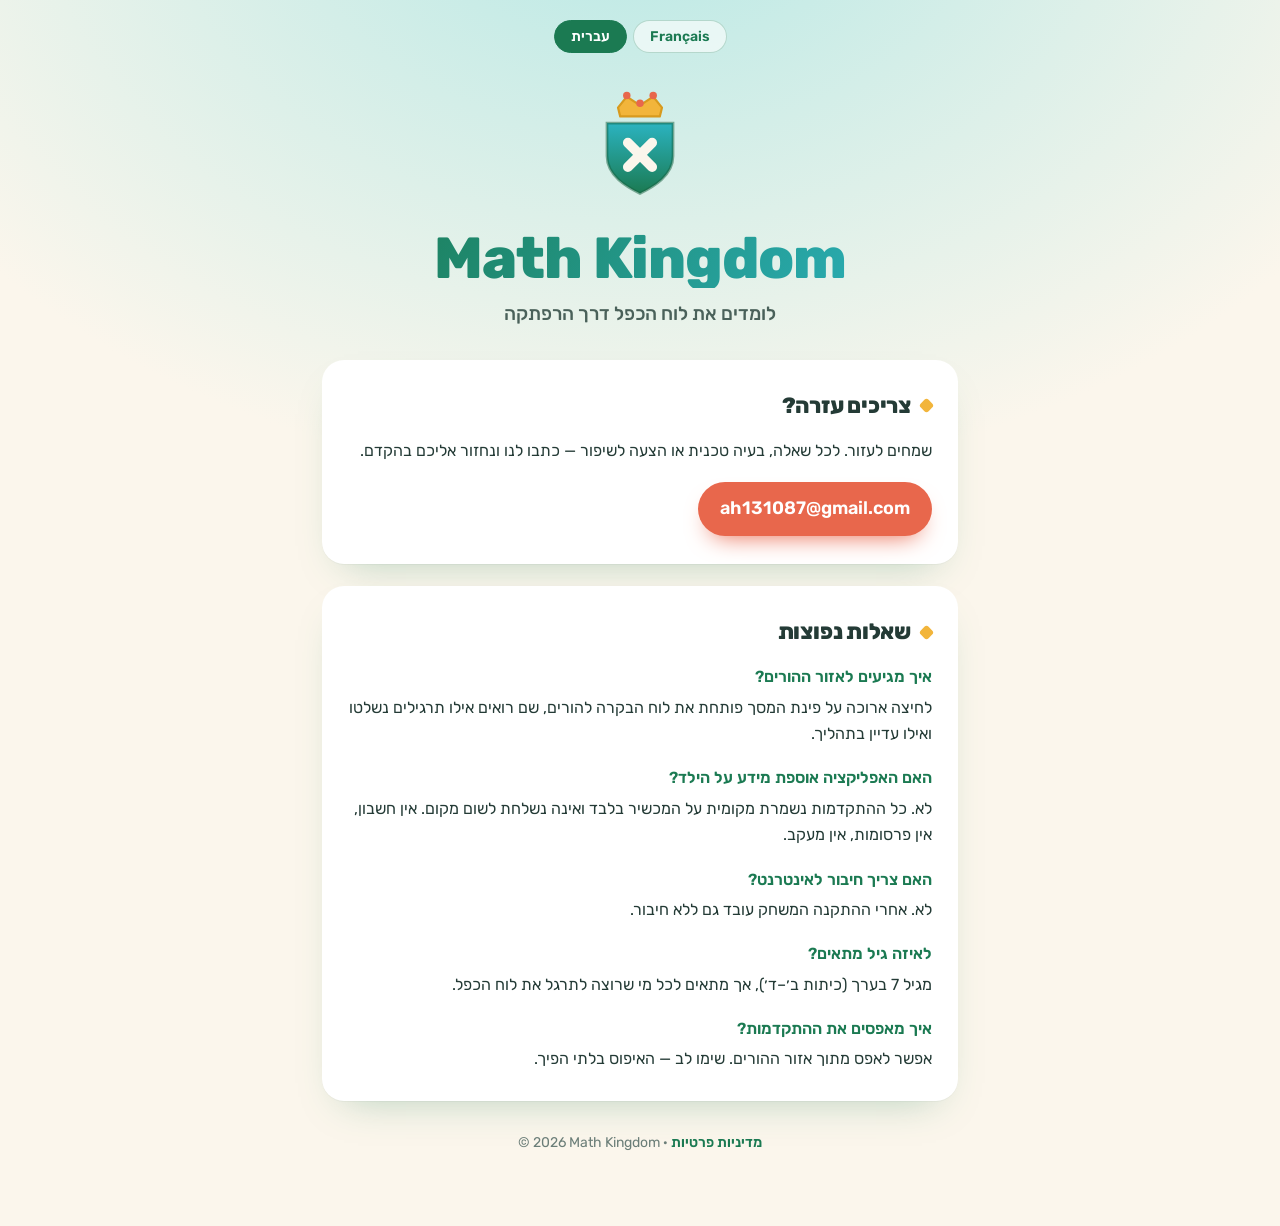
<file: index.html>
<!DOCTYPE html>
<html lang="he" data-lang="he">
<head>
<meta charset="UTF-8">
<meta name="viewport" content="width=device-width, initial-scale=1">
<title>Math Kingdom — Support / תמיכה</title>
<meta name="description" content="Math Kingdom support page — assistance et confidentialité / עמוד תמיכה">
<style>
/* Math Kingdom — support & privacy site
   Palette (Coastal World):
   cream  #FBF6EC | ink #243B36 | sky #2BB3C0
   green  #1B7A52 | gold #F2B53B | coral #E8674C */

@import url('https://fonts.googleapis.com/css2?family=Rubik:wght@400;500;600;800&display=swap');

* { box-sizing: border-box; margin: 0; padding: 0; }

:root {
  --cream: #FBF6EC;
  --ink:   #243B36;
  --sky:   #2BB3C0;
  --green: #1B7A52;
  --gold:  #F2B53B;
  --coral: #E8674C;
  --paper: #FFFFFF;
}

html { scroll-behavior: smooth; }

body {
  font-family: 'Rubik', system-ui, -apple-system, 'Segoe UI', sans-serif;
  color: var(--ink);
  background:
    radial-gradient(120% 90% at 50% -10%, #B6E8E5 0%, var(--cream) 55%);
  min-height: 100vh;
  line-height: 1.65;
  -webkit-font-smoothing: antialiased;
}

.wrap { max-width: 680px; margin: 0 auto; padding: 0 22px 72px; }

/* ---------- language toggle ---------- */
.langbar {
  display: flex;
  justify-content: center;
  gap: 6px;
  padding: 20px 0 8px;
}
.langbar button {
  font-family: inherit;
  font-weight: 600;
  font-size: 14px;
  color: var(--green);
  background: rgba(255,255,255,0.6);
  border: 1.5px solid rgba(27,122,82,0.25);
  border-radius: 999px;
  padding: 7px 16px;
  cursor: pointer;
  transition: background .15s, color .15s, transform .1s;
}
.langbar button:hover { transform: translateY(-1px); }
.langbar button.active {
  background: var(--green);
  color: #fff;
  border-color: var(--green);
}
.langbar button:focus-visible { outline: 3px solid var(--gold); outline-offset: 2px; }

/* ---------- hero ---------- */
.hero { text-align: center; padding: 18px 0 8px; }

.crest { width: 132px; height: 132px; margin: 0 auto 18px; display: block; }
@media (prefers-reduced-motion: no-preference) {
  .crest { animation: bob 4.5s ease-in-out infinite; }
  @keyframes bob {
    0%,100% { transform: translateY(0) rotate(-1.5deg); }
    50%     { transform: translateY(-9px) rotate(1.5deg); }
  }
}

.hero h1 {
  font-weight: 800;
  font-size: clamp(38px, 9vw, 58px);
  letter-spacing: -0.02em;
  line-height: 1.02;
  background: linear-gradient(120deg, var(--green), var(--sky));
  -webkit-background-clip: text;
  background-clip: text;
  color: transparent;
}
.hero .tag {
  font-size: clamp(16px, 4vw, 19px);
  font-weight: 500;
  color: #4a615a;
  margin-top: 10px;
}

/* ---------- cards ---------- */
.card {
  background: var(--paper);
  border-radius: 22px;
  padding: 28px 26px;
  margin-top: 22px;
  box-shadow: 0 1px 0 rgba(36,59,54,0.04),
              0 18px 40px -22px rgba(27,122,82,0.35);
}

h2 {
  font-weight: 800;
  font-size: 22px;
  letter-spacing: -0.01em;
  margin-bottom: 14px;
  display: flex;
  align-items: center;
  gap: 10px;
}
h2::before {
  content: "";
  width: 11px; height: 11px;
  border-radius: 3px;
  background: var(--gold);
  transform: rotate(45deg);
  flex: none;
}

p { margin-bottom: 12px; }
p:last-child { margin-bottom: 0; }

a { color: var(--coral); font-weight: 600; text-decoration: none; }
a:hover { text-decoration: underline; }

.mail {
  display: inline-block;
  margin-top: 6px;
  font-weight: 600;
  font-size: 18px;
  color: #fff;
  background: var(--coral);
  padding: 12px 22px;
  border-radius: 999px;
  box-shadow: 0 12px 24px -12px var(--coral);
}
.mail:hover { text-decoration: none; filter: brightness(1.05); }
.mail:focus-visible { outline: 3px solid var(--gold); outline-offset: 3px; }

/* ---------- FAQ ---------- */
.q { font-weight: 600; color: var(--green); margin-top: 18px; margin-bottom: 4px; }
.q:first-of-type { margin-top: 4px; }

/* ---------- footer ---------- */
footer {
  text-align: center;
  margin-top: 30px;
  font-size: 14px;
  color: #6b7e78;
}
footer a { color: var(--green); }

/* ---------- language visibility & direction ---------- */
[data-lang="he"] .lang-fr,
[data-lang="he"] .lang-en { display: none; }
[data-lang="fr"] .lang-he,
[data-lang="fr"] .lang-en { display: none; }

[data-lang="he"] .dir { direction: rtl; text-align: right; }
[data-lang="fr"] .dir { direction: ltr; text-align: left; }
[data-lang="he"] .hero, [data-lang="he"] footer { /* keep hero centered */ }
.hero, footer { direction: ltr; }

</style>
</head>
<body>
<div class="wrap">

  <nav class="langbar" aria-label="Language">
    <button data-set="he" class="active">עברית</button>
    <button data-set="fr">Français</button>
  </nav>

  <header class="hero">
    <!-- Crest: shield with a golden × and a little crown -->
    <svg class="crest" viewBox="0 0 120 120" role="img" aria-label="Math Kingdom crest">
      <defs>
        <linearGradient id="sky" x1="0" y1="0" x2="0" y2="1">
          <stop offset="0" stop-color="#2BB3C0"/>
          <stop offset="1" stop-color="#1B7A52"/>
        </linearGradient>
      </defs>
      <!-- crown -->
      <path d="M40 26 L48 16 L60 24 L72 16 L80 26 L78 34 L42 34 Z"
            fill="#F2B53B" stroke="#D89A1E" stroke-width="2" stroke-linejoin="round"/>
      <circle cx="48" cy="15" r="3.4" fill="#E8674C"/>
      <circle cx="60" cy="22" r="3.4" fill="#E8674C"/>
      <circle cx="72" cy="15" r="3.4" fill="#E8674C"/>
      <!-- shield -->
      <path d="M30 40 H90 V70 C90 88 72 98 60 104 C48 98 30 88 30 70 Z"
            fill="url(#sky)" stroke="#16624180" stroke-width="2.5"/>
      <!-- multiplication sign -->
      <g stroke="#FBF6EC" stroke-width="9" stroke-linecap="round">
        <line x1="49" y1="58" x2="71" y2="80"/>
        <line x1="71" y1="58" x2="49" y2="80"/>
      </g>
    </svg>

    <h1>Math Kingdom</h1>
    <p class="tag">
      <span class="lang-he">לומדים את לוח הכפל דרך הרפתקה</span>
      <span class="lang-fr">Apprendre les tables en vivant l'aventure</span>
    </p>
  </header>

  <!-- ===== SUPPORT ===== -->
  <section class="card dir">
    <h2>
      <span class="lang-he">צריכים עזרה?</span>
      <span class="lang-fr">Besoin d'aide ?</span>
    </h2>
    <p class="lang-he">שמחים לעזור. לכל שאלה, בעיה טכנית או הצעה לשיפור — כתבו לנו ונחזור אליכם בהקדם.</p>
    <p class="lang-fr">Nous sommes là pour vous aider. Pour toute question, problème technique ou suggestion, écrivez-nous et nous reviendrons vers vous rapidement.</p>
    <a class="mail" href="mailto:ah131087@gmail.com">ah131087@gmail.com</a>
  </section>

  <!-- ===== FAQ ===== -->
  <section class="card dir">
    <h2>
      <span class="lang-he">שאלות נפוצות</span>
      <span class="lang-fr">Questions fréquentes</span>
    </h2>

    <!-- Hebrew FAQ -->
    <div class="lang-he">
      <p class="q">איך מגיעים לאזור ההורים?</p>
      <p>לחיצה ארוכה על פינת המסך פותחת את לוח הבקרה להורים, שם רואים אילו תרגילים נשלטו ואילו עדיין בתהליך.</p>
      <p class="q">האם האפליקציה אוספת מידע על הילד?</p>
      <p>לא. כל ההתקדמות נשמרת מקומית על המכשיר בלבד ואינה נשלחת לשום מקום. אין חשבון, אין פרסומות, אין מעקב.</p>
      <p class="q">האם צריך חיבור לאינטרנט?</p>
      <p>לא. אחרי ההתקנה המשחק עובד גם ללא חיבור.</p>
      <p class="q">לאיזה גיל מתאים?</p>
      <p>מגיל 7 בערך (כיתות ב׳–ד׳), אך מתאים לכל מי שרוצה לתרגל את לוח הכפל.</p>
      <p class="q">איך מאפסים את ההתקדמות?</p>
      <p>אפשר לאפס מתוך אזור ההורים. שימו לב — האיפוס בלתי הפיך.</p>
    </div>

    <!-- French FAQ -->
    <div class="lang-fr">
      <p class="q">Comment accéder à l'espace parent ?</p>
      <p>Un appui long sur un coin de l'écran ouvre le tableau de bord parent : vous y voyez les multiplications maîtrisées et celles encore en cours.</p>
      <p class="q">L'application collecte-t-elle des données sur l'enfant ?</p>
      <p>Non. Toute la progression est enregistrée localement sur l'appareil et n'est jamais transmise. Aucun compte, aucune publicité, aucun suivi.</p>
      <p class="q">Faut-il une connexion internet ?</p>
      <p>Non. Une fois installé, le jeu fonctionne hors ligne.</p>
      <p class="q">À partir de quel âge ?</p>
      <p>Dès 7 ans environ (CE1 à CM1), mais adapté à toute personne souhaitant réviser ses tables.</p>
      <p class="q">Comment réinitialiser la progression ?</p>
      <p>La réinitialisation se fait depuis l'espace parent. Attention : elle est définitive.</p>
    </div>
  </section>

  <footer>
    <span class="lang-he">© 2026 Math Kingdom · <a href="privacy.html">מדיניות פרטיות</a></span>
    <span class="lang-fr">© 2026 Math Kingdom · <a href="privacy.html">Politique de confidentialité</a></span>
  </footer>

</div>

<script>
  const root = document.documentElement;
  document.querySelectorAll('.langbar button').forEach(b => {
    b.addEventListener('click', () => {
      const lang = b.dataset.set;
      root.setAttribute('data-lang', lang);
      root.setAttribute('lang', lang);
      document.querySelectorAll('.langbar button').forEach(x => x.classList.toggle('active', x === b));
    });
  });
</script>
</body>
</html>
</file>
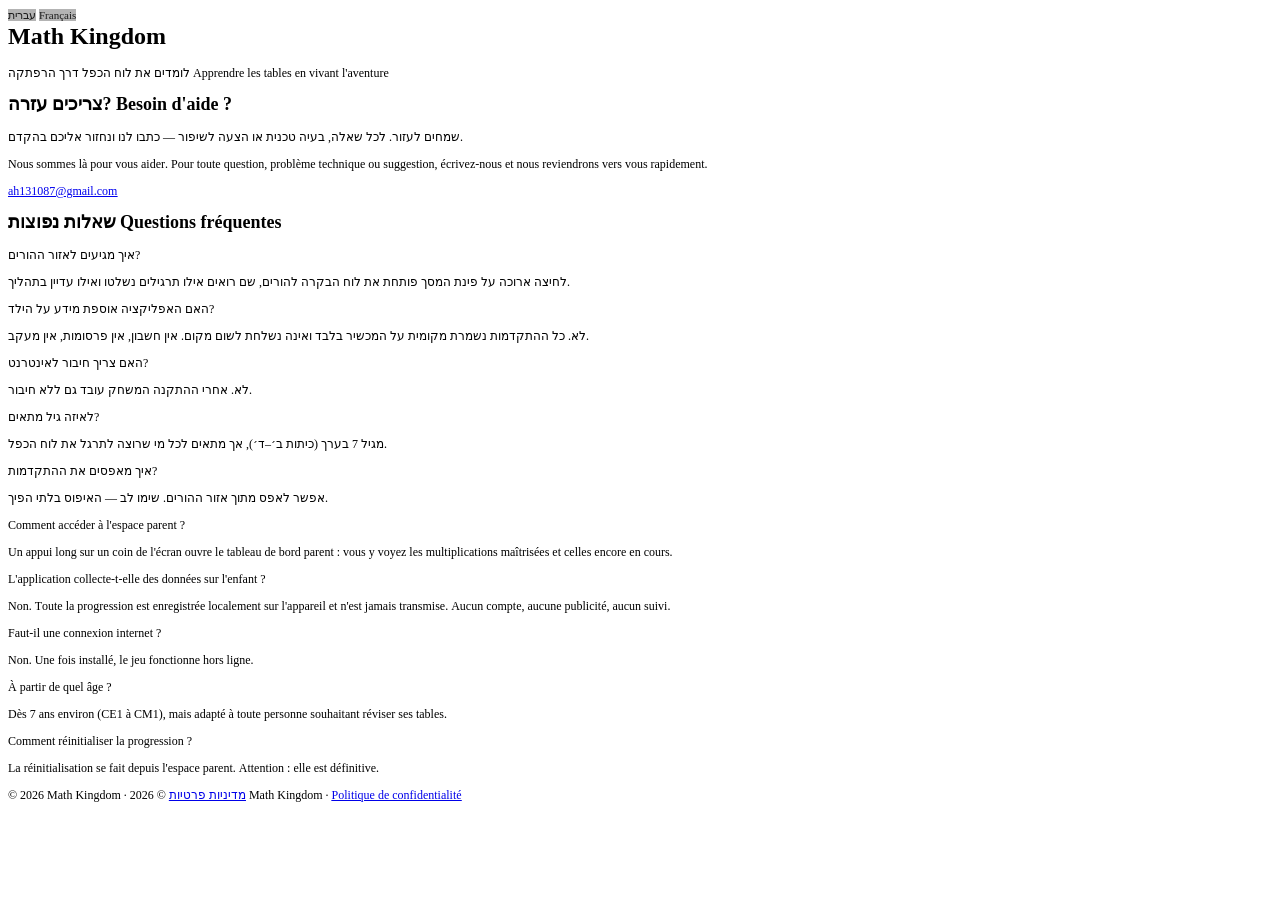
<file: index (2).html>
<!DOCTYPE html PUBLIC "-//W3C//DTD HTML 4.01//EN" "http://www.w3.org/TR/html4/strict.dtd">
<html>
<head>
  <meta http-equiv="Content-Type" content="text/html; charset=utf-8">
  <meta http-equiv="Content-Style-Type" content="text/css">
  <title></title>
  <meta name="Description" content="Math Kingdom support page — assistance et confidentialité / עמוד תמיכה">
  <meta name="Generator" content="Cocoa HTML Writer">
  <meta name="CocoaVersion" content="2685.6">
  <style type="text/css">
    p.p1 {margin: 0.0px 0.0px 0.0px 0.0px; font: 11.0px 'Helvetica Neue'; color: #000000; color: rgba(0, 0, 0, 0.85); -webkit-text-stroke: rgba(0, 0, 0, 0.85)}
    p.p3 {margin: 0.0px 0.0px 12.0px 0.0px; font: 12.0px Times; -webkit-text-stroke: #000000}
    p.p5 {margin: 0.0px 0.0px 12.0px 0.0px; font: 12.0px 'Times New Roman'; -webkit-text-stroke: #000000}
    p.p6 {margin: 0.0px 0.0px 12.0px 0.0px; font: 12.0px Times; color: #0000e9; -webkit-text-stroke: #0000e9}
    p.p7 {margin: 0.0px 0.0px 0.0px 0.0px; font: 12.0px Times; -webkit-text-stroke: #000000}
    span.s1 {font: 11.0px 'Arial Hebrew'; font-kerning: none; background-color: #b3b3b3}
    span.s2 {font: 12.0px Times; font-kerning: none; color: #000000; -webkit-text-stroke: 0px #000000}
    span.s3 {font-kerning: none; background-color: #b3b3b3}
    span.s4 {font-kerning: none}
    span.s5 {font: 12.0px 'Times New Roman'; font-kerning: none}
    span.s6 {font: 18.0px '.Times Fallback'; font-kerning: none}
    span.s7 {font: 12.0px Times; font-kerning: none}
    span.s8 {text-decoration: underline ; font-kerning: none}
    span.s9 {font: 12.0px 'Times New Roman'; text-decoration: underline ; font-kerning: none; color: #0000e9; -webkit-text-stroke: 0px #0000e9}
    span.s10 {font: 12.0px Times; text-decoration: underline ; font-kerning: none; color: #0000e9; -webkit-text-stroke: 0px #0000e9}
  </style>
</head>
<body>
<p class="p1"><span class="s1">עברית</span><span class="s2"> </span><span class="s3">Français</span></p>
<h1 style="margin: 0.0px 0.0px 16.1px 0.0px; font: 24.0px Times; -webkit-text-stroke: #000000"><span class="s4"><b>Math Kingdom</b></span></h1>
<p class="p3"><span class="s5">לומדים</span><span class="s4"> </span><span class="s5">את</span><span class="s4"> </span><span class="s5">לוח</span><span class="s4"> </span><span class="s5">הכפל</span><span class="s4"> </span><span class="s5">דרך</span><span class="s4"> </span><span class="s5">הרפתקה</span><span class="s4"> Apprendre les tables en vivant l'aventure</span></p>
<h2 style="margin: 0.0px 0.0px 14.9px 0.0px; font: 18.0px Times; -webkit-text-stroke: #000000"><span class="s6"><b>צריכים</b></span><span class="s4"><b> </b></span><span class="s6"><b>עזרה</b></span><span class="s4"><b>? Besoin d'aide ?</b></span></h2>
<p class="p5"><span class="s4">שמחים</span><span class="s7"> </span><span class="s4">לעזור</span><span class="s7">. </span><span class="s4">לכל</span><span class="s7"> </span><span class="s4">שאלה</span><span class="s7">, </span><span class="s4">בעיה</span><span class="s7"> </span><span class="s4">טכנית</span><span class="s7"> </span><span class="s4">או</span><span class="s7"> </span><span class="s4">הצעה</span><span class="s7"> </span><span class="s4">לשיפור</span><span class="s7"> — </span><span class="s4">כתבו</span><span class="s7"> </span><span class="s4">לנו</span><span class="s7"> </span><span class="s4">ונחזור</span><span class="s7"> </span><span class="s4">אליכם</span><span class="s7"> </span><span class="s4">בהקדם</span><span class="s7">.</span></p>
<p class="p3"><span class="s4">Nous sommes là pour vous aider. Pour toute question, problème technique ou suggestion, écrivez-nous et nous reviendrons vers vous rapidement.</span></p>
<p class="p6"><span class="s8"><a href="mailto:CONTACT@EXEMPLE.COM">ah131087@gmail.com</a></span></p>
<h2 style="margin: 0.0px 0.0px 14.9px 0.0px; font: 18.0px Times; -webkit-text-stroke: #000000"><span class="s6"><b>שאלות</b></span><span class="s4"><b> </b></span><span class="s6"><b>נפוצות</b></span><span class="s4"><b> Questions fréquentes</b></span></h2>
<p class="p5"><span class="s4">איך</span><span class="s7"> </span><span class="s4">מגיעים</span><span class="s7"> </span><span class="s4">לאזור</span><span class="s7"> </span><span class="s4">ההורים</span><span class="s7">?</span></p>
<p class="p5"><span class="s4">לחיצה</span><span class="s7"> </span><span class="s4">ארוכה</span><span class="s7"> </span><span class="s4">על</span><span class="s7"> </span><span class="s4">פינת</span><span class="s7"> </span><span class="s4">המסך</span><span class="s7"> </span><span class="s4">פותחת</span><span class="s7"> </span><span class="s4">את</span><span class="s7"> </span><span class="s4">לוח</span><span class="s7"> </span><span class="s4">הבקרה</span><span class="s7"> </span><span class="s4">להורים</span><span class="s7">, </span><span class="s4">שם</span><span class="s7"> </span><span class="s4">רואים</span><span class="s7"> </span><span class="s4">אילו</span><span class="s7"> </span><span class="s4">תרגילים</span><span class="s7"> </span><span class="s4">נשלטו</span><span class="s7"> </span><span class="s4">ואילו</span><span class="s7"> </span><span class="s4">עדיין</span><span class="s7"> </span><span class="s4">בתהליך</span><span class="s7">.</span></p>
<p class="p5"><span class="s4">האם</span><span class="s7"> </span><span class="s4">האפליקציה</span><span class="s7"> </span><span class="s4">אוספת</span><span class="s7"> </span><span class="s4">מידע</span><span class="s7"> </span><span class="s4">על</span><span class="s7"> </span><span class="s4">הילד</span><span class="s7">?</span></p>
<p class="p5"><span class="s4">לא</span><span class="s7">. </span><span class="s4">כל</span><span class="s7"> </span><span class="s4">ההתקדמות</span><span class="s7"> </span><span class="s4">נשמרת</span><span class="s7"> </span><span class="s4">מקומית</span><span class="s7"> </span><span class="s4">על</span><span class="s7"> </span><span class="s4">המכשיר</span><span class="s7"> </span><span class="s4">בלבד</span><span class="s7"> </span><span class="s4">ואינה</span><span class="s7"> </span><span class="s4">נשלחת</span><span class="s7"> </span><span class="s4">לשום</span><span class="s7"> </span><span class="s4">מקום</span><span class="s7">. </span><span class="s4">אין</span><span class="s7"> </span><span class="s4">חשבון</span><span class="s7">, </span><span class="s4">אין</span><span class="s7"> </span><span class="s4">פרסומות</span><span class="s7">, </span><span class="s4">אין</span><span class="s7"> </span><span class="s4">מעקב</span><span class="s7">.</span></p>
<p class="p5"><span class="s4">האם</span><span class="s7"> </span><span class="s4">צריך</span><span class="s7"> </span><span class="s4">חיבור</span><span class="s7"> </span><span class="s4">לאינטרנט</span><span class="s7">?</span></p>
<p class="p5"><span class="s4">לא</span><span class="s7">. </span><span class="s4">אחרי</span><span class="s7"> </span><span class="s4">ההתקנה</span><span class="s7"> </span><span class="s4">המשחק</span><span class="s7"> </span><span class="s4">עובד</span><span class="s7"> </span><span class="s4">גם</span><span class="s7"> </span><span class="s4">ללא</span><span class="s7"> </span><span class="s4">חיבור</span><span class="s7">.</span></p>
<p class="p5"><span class="s4">לאיזה</span><span class="s7"> </span><span class="s4">גיל</span><span class="s7"> </span><span class="s4">מתאים</span><span class="s7">?</span></p>
<p class="p5"><span class="s4">מגיל</span><span class="s7"> 7 </span><span class="s4">בערך</span><span class="s7"> (</span><span class="s4">כיתות</span><span class="s7"> </span><span class="s4">ב׳</span><span class="s7">–</span><span class="s4">ד׳</span><span class="s7">), </span><span class="s4">אך</span><span class="s7"> </span><span class="s4">מתאים</span><span class="s7"> </span><span class="s4">לכל</span><span class="s7"> </span><span class="s4">מי</span><span class="s7"> </span><span class="s4">שרוצה</span><span class="s7"> </span><span class="s4">לתרגל</span><span class="s7"> </span><span class="s4">את</span><span class="s7"> </span><span class="s4">לוח</span><span class="s7"> </span><span class="s4">הכפל</span><span class="s7">.</span></p>
<p class="p5"><span class="s4">איך</span><span class="s7"> </span><span class="s4">מאפסים</span><span class="s7"> </span><span class="s4">את</span><span class="s7"> </span><span class="s4">ההתקדמות</span><span class="s7">?</span></p>
<p class="p5"><span class="s4">אפשר</span><span class="s7"> </span><span class="s4">לאפס</span><span class="s7"> </span><span class="s4">מתוך</span><span class="s7"> </span><span class="s4">אזור</span><span class="s7"> </span><span class="s4">ההורים</span><span class="s7">. </span><span class="s4">שימו</span><span class="s7"> </span><span class="s4">לב</span><span class="s7"> — </span><span class="s4">האיפוס</span><span class="s7"> </span><span class="s4">בלתי</span><span class="s7"> </span><span class="s4">הפיך</span><span class="s7">.</span></p>
<p class="p3"><span class="s4">Comment accéder à l'espace parent ?</span></p>
<p class="p3"><span class="s4">Un appui long sur un coin de l'écran ouvre le tableau de bord parent : vous y voyez les multiplications maîtrisées et celles encore en cours.</span></p>
<p class="p3"><span class="s4">L'application collecte-t-elle des données sur l'enfant ?</span></p>
<p class="p3"><span class="s4">Non. Toute la progression est enregistrée localement sur l'appareil et n'est jamais transmise. Aucun compte, aucune publicité, aucun suivi.</span></p>
<p class="p3"><span class="s4">Faut-il une connexion internet ?</span></p>
<p class="p3"><span class="s4">Non. Une fois installé, le jeu fonctionne hors ligne.</span></p>
<p class="p3"><span class="s4">À partir de quel âge ?</span></p>
<p class="p3"><span class="s4">Dès 7 ans environ (CE1 à CM1), mais adapté à toute personne souhaitant réviser ses tables.</span></p>
<p class="p3"><span class="s4">Comment réinitialiser la progression ?</span></p>
<p class="p3"><span class="s4">La réinitialisation se fait depuis l'espace parent. Attention : elle est définitive.</span></p>
<p class="p7"><span class="s4">© 2026 Math Kingdom · <a href="file:///Users/alexhadadbeachbum/Downloads/privacy.html"><span class="s9">מדיניות</span><span class="s10"> </span><span class="s9">פרטיות</span></a> © 2026 Math Kingdom · <a href="file:///Users/alexhadadbeachbum/Downloads/privacy.html"><span class="s10">Politique de confidentialité</span></a></span></p>
</body>
</html>
</file>
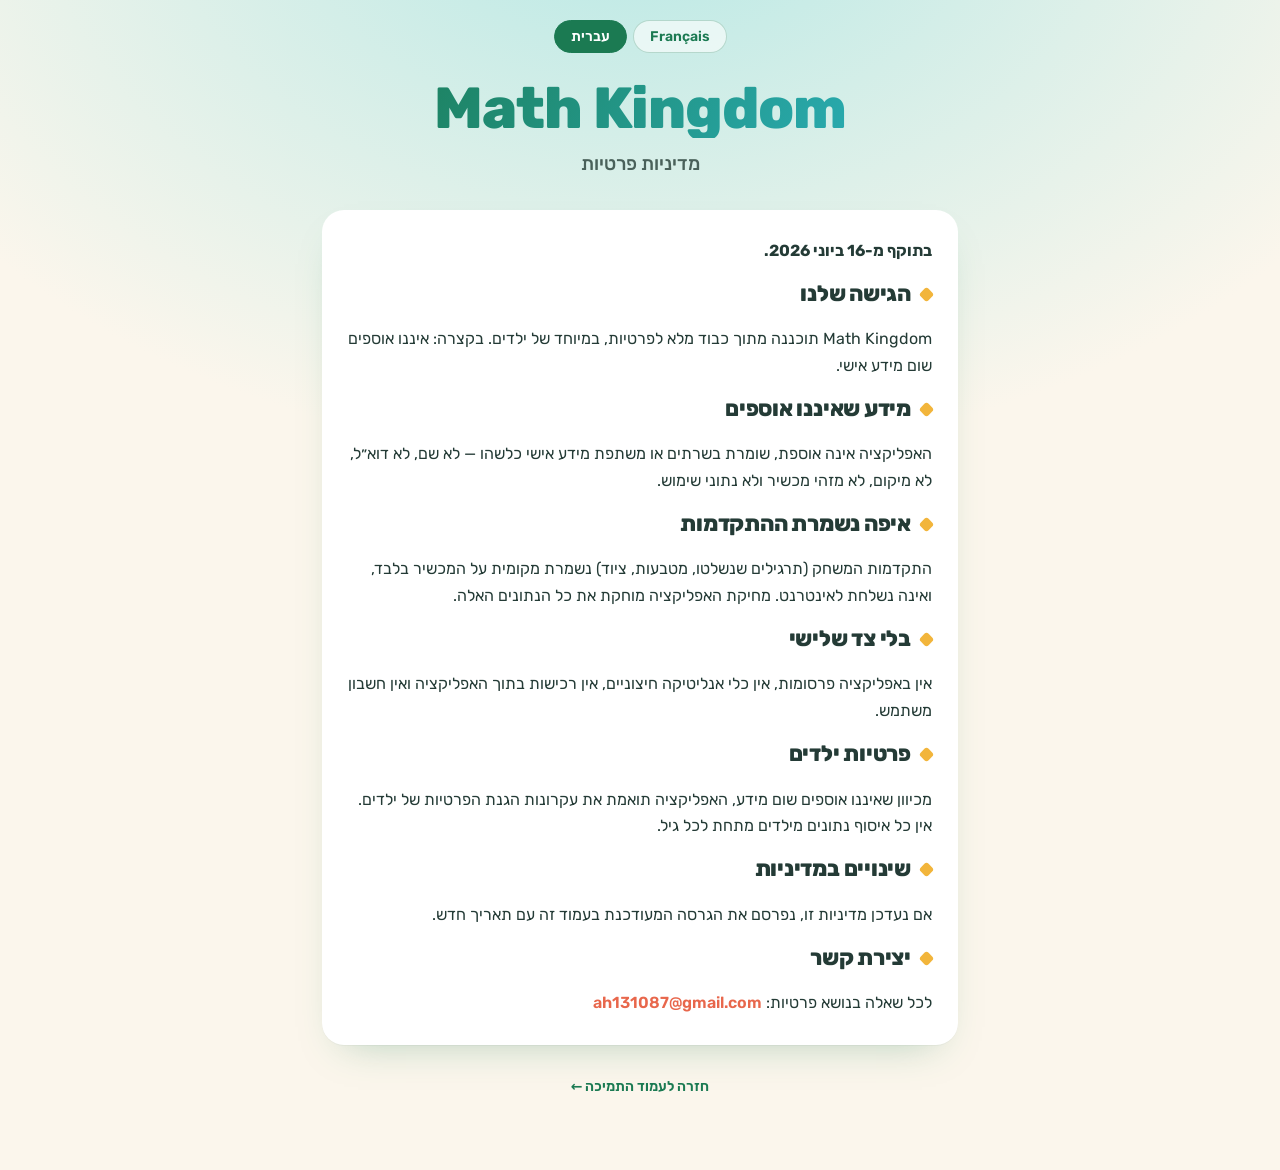
<file: privacy.html>
<!DOCTYPE html>
<html lang="he" data-lang="he">
<head>
<meta charset="UTF-8">
<meta name="viewport" content="width=device-width, initial-scale=1">
<title>Math Kingdom — Privacy / מדיניות פרטיות</title>
<meta name="description" content="Math Kingdom privacy policy — politique de confidentialité / מדיניות פרטיות">
<style>
/* Math Kingdom — support & privacy site
   Palette (Coastal World):
   cream  #FBF6EC | ink #243B36 | sky #2BB3C0
   green  #1B7A52 | gold #F2B53B | coral #E8674C */

@import url('https://fonts.googleapis.com/css2?family=Rubik:wght@400;500;600;800&display=swap');

* { box-sizing: border-box; margin: 0; padding: 0; }

:root {
  --cream: #FBF6EC;
  --ink:   #243B36;
  --sky:   #2BB3C0;
  --green: #1B7A52;
  --gold:  #F2B53B;
  --coral: #E8674C;
  --paper: #FFFFFF;
}

html { scroll-behavior: smooth; }

body {
  font-family: 'Rubik', system-ui, -apple-system, 'Segoe UI', sans-serif;
  color: var(--ink);
  background:
    radial-gradient(120% 90% at 50% -10%, #B6E8E5 0%, var(--cream) 55%);
  min-height: 100vh;
  line-height: 1.65;
  -webkit-font-smoothing: antialiased;
}

.wrap { max-width: 680px; margin: 0 auto; padding: 0 22px 72px; }

/* ---------- language toggle ---------- */
.langbar {
  display: flex;
  justify-content: center;
  gap: 6px;
  padding: 20px 0 8px;
}
.langbar button {
  font-family: inherit;
  font-weight: 600;
  font-size: 14px;
  color: var(--green);
  background: rgba(255,255,255,0.6);
  border: 1.5px solid rgba(27,122,82,0.25);
  border-radius: 999px;
  padding: 7px 16px;
  cursor: pointer;
  transition: background .15s, color .15s, transform .1s;
}
.langbar button:hover { transform: translateY(-1px); }
.langbar button.active {
  background: var(--green);
  color: #fff;
  border-color: var(--green);
}
.langbar button:focus-visible { outline: 3px solid var(--gold); outline-offset: 2px; }

/* ---------- hero ---------- */
.hero { text-align: center; padding: 18px 0 8px; }

.crest { width: 132px; height: 132px; margin: 0 auto 18px; display: block; }
@media (prefers-reduced-motion: no-preference) {
  .crest { animation: bob 4.5s ease-in-out infinite; }
  @keyframes bob {
    0%,100% { transform: translateY(0) rotate(-1.5deg); }
    50%     { transform: translateY(-9px) rotate(1.5deg); }
  }
}

.hero h1 {
  font-weight: 800;
  font-size: clamp(38px, 9vw, 58px);
  letter-spacing: -0.02em;
  line-height: 1.02;
  background: linear-gradient(120deg, var(--green), var(--sky));
  -webkit-background-clip: text;
  background-clip: text;
  color: transparent;
}
.hero .tag {
  font-size: clamp(16px, 4vw, 19px);
  font-weight: 500;
  color: #4a615a;
  margin-top: 10px;
}

/* ---------- cards ---------- */
.card {
  background: var(--paper);
  border-radius: 22px;
  padding: 28px 26px;
  margin-top: 22px;
  box-shadow: 0 1px 0 rgba(36,59,54,0.04),
              0 18px 40px -22px rgba(27,122,82,0.35);
}

h2 {
  font-weight: 800;
  font-size: 22px;
  letter-spacing: -0.01em;
  margin-bottom: 14px;
  display: flex;
  align-items: center;
  gap: 10px;
}
h2::before {
  content: "";
  width: 11px; height: 11px;
  border-radius: 3px;
  background: var(--gold);
  transform: rotate(45deg);
  flex: none;
}

p { margin-bottom: 12px; }
p:last-child { margin-bottom: 0; }

a { color: var(--coral); font-weight: 600; text-decoration: none; }
a:hover { text-decoration: underline; }

.mail {
  display: inline-block;
  margin-top: 6px;
  font-weight: 600;
  font-size: 18px;
  color: #fff;
  background: var(--coral);
  padding: 12px 22px;
  border-radius: 999px;
  box-shadow: 0 12px 24px -12px var(--coral);
}
.mail:hover { text-decoration: none; filter: brightness(1.05); }
.mail:focus-visible { outline: 3px solid var(--gold); outline-offset: 3px; }

/* ---------- FAQ ---------- */
.q { font-weight: 600; color: var(--green); margin-top: 18px; margin-bottom: 4px; }
.q:first-of-type { margin-top: 4px; }

/* ---------- footer ---------- */
footer {
  text-align: center;
  margin-top: 30px;
  font-size: 14px;
  color: #6b7e78;
}
footer a { color: var(--green); }

/* ---------- language visibility & direction ---------- */
[data-lang="he"] .lang-fr,
[data-lang="he"] .lang-en { display: none; }
[data-lang="fr"] .lang-he,
[data-lang="fr"] .lang-en { display: none; }

[data-lang="he"] .dir { direction: rtl; text-align: right; }
[data-lang="fr"] .dir { direction: ltr; text-align: left; }
[data-lang="he"] .hero, [data-lang="he"] footer { /* keep hero centered */ }
.hero, footer { direction: ltr; }

</style>
</head>
<body>
<div class="wrap">

  <nav class="langbar" aria-label="Language">
    <button data-set="he" class="active">עברית</button>
    <button data-set="fr">Français</button>
  </nav>

  <header class="hero">
    <h1>Math Kingdom</h1>
    <p class="tag">
      <span class="lang-he">מדיניות פרטיות</span>
      <span class="lang-fr">Politique de confidentialité</span>
    </p>
  </header>

  <section class="card dir">
    <p class="lang-he"><strong>בתוקף מ-16 ביוני 2026.</strong></p>
    <p class="lang-fr"><strong>En vigueur le 16 juin 2026.</strong></p>

    <!-- Hebrew -->
    <div class="lang-he">
      <h2>הגישה שלנו</h2>
      <p>Math Kingdom תוכננה מתוך כבוד מלא לפרטיות, במיוחד של ילדים. בקצרה: איננו אוספים שום מידע אישי.</p>

      <h2>מידע שאיננו אוספים</h2>
      <p>האפליקציה אינה אוספת, שומרת בשרתים או משתפת מידע אישי כלשהו — לא שם, לא דוא״ל, לא מיקום, לא מזהי מכשיר ולא נתוני שימוש.</p>

      <h2>איפה נשמרת ההתקדמות</h2>
      <p>התקדמות המשחק (תרגילים שנשלטו, מטבעות, ציוד) נשמרת מקומית על המכשיר בלבד, ואינה נשלחת לאינטרנט. מחיקת האפליקציה מוחקת את כל הנתונים האלה.</p>

      <h2>בלי צד שלישי</h2>
      <p>אין באפליקציה פרסומות, אין כלי אנליטיקה חיצוניים, אין רכישות בתוך האפליקציה ואין חשבון משתמש.</p>

      <h2>פרטיות ילדים</h2>
      <p>מכיוון שאיננו אוספים שום מידע, האפליקציה תואמת את עקרונות הגנת הפרטיות של ילדים. אין כל איסוף נתונים מילדים מתחת לכל גיל.</p>

      <h2>שינויים במדיניות</h2>
      <p>אם נעדכן מדיניות זו, נפרסם את הגרסה המעודכנת בעמוד זה עם תאריך חדש.</p>

      <h2>יצירת קשר</h2>
      <p>לכל שאלה בנושא פרטיות: <a href="mailto:ah131087@gmail.com">ah131087@gmail.com</a></p>
    </div>

    <!-- French -->
    <div class="lang-fr">
      <h2>Notre approche</h2>
      <p>Math Kingdom a été conçu dans le respect total de la vie privée, en particulier celle des enfants. En résumé : nous ne collectons aucune donnée personnelle.</p>

      <h2>Données que nous ne collectons pas</h2>
      <p>L'application ne collecte, ne stocke sur des serveurs ni ne partage aucune donnée personnelle — ni nom, ni e-mail, ni localisation, ni identifiant d'appareil, ni données d'usage.</p>

      <h2>Où est enregistrée la progression</h2>
      <p>La progression du jeu (multiplications maîtrisées, gemmes, équipement) est enregistrée uniquement en local sur l'appareil et n'est jamais transmise sur internet. Supprimer l'application efface l'ensemble de ces données.</p>

      <h2>Aucun tiers</h2>
      <p>L'application ne contient aucune publicité, aucun outil d'analyse externe, aucun achat intégré et aucun compte utilisateur.</p>

      <h2>Confidentialité des enfants</h2>
      <p>Comme nous ne collectons aucune donnée, l'application respecte les principes de protection de la vie privée des enfants. Aucune donnée n'est recueillie auprès d'un enfant, quel que soit son âge.</p>

      <h2>Modifications</h2>
      <p>Si cette politique évolue, la version mise à jour sera publiée sur cette page avec une nouvelle date d'entrée en vigueur.</p>

      <h2>Contact</h2>
      <p>Pour toute question relative à la confidentialité : <a href="mailto:ah131087@gmail.com">ah131087@gmail.com</a></p>
    </div>
  </section>

  <footer>
    <span class="lang-he"><a href="index.html">← חזרה לעמוד התמיכה</a></span>
    <span class="lang-fr"><a href="index.html">← Retour à la page d'assistance</a></span>
  </footer>

</div>

<script>
  const root = document.documentElement;
  document.querySelectorAll('.langbar button').forEach(b => {
    b.addEventListener('click', () => {
      const lang = b.dataset.set;
      root.setAttribute('data-lang', lang);
      root.setAttribute('lang', lang);
      document.querySelectorAll('.langbar button').forEach(x => x.classList.toggle('active', x === b));
    });
  });
</script>
</body>
</html>
</file>
